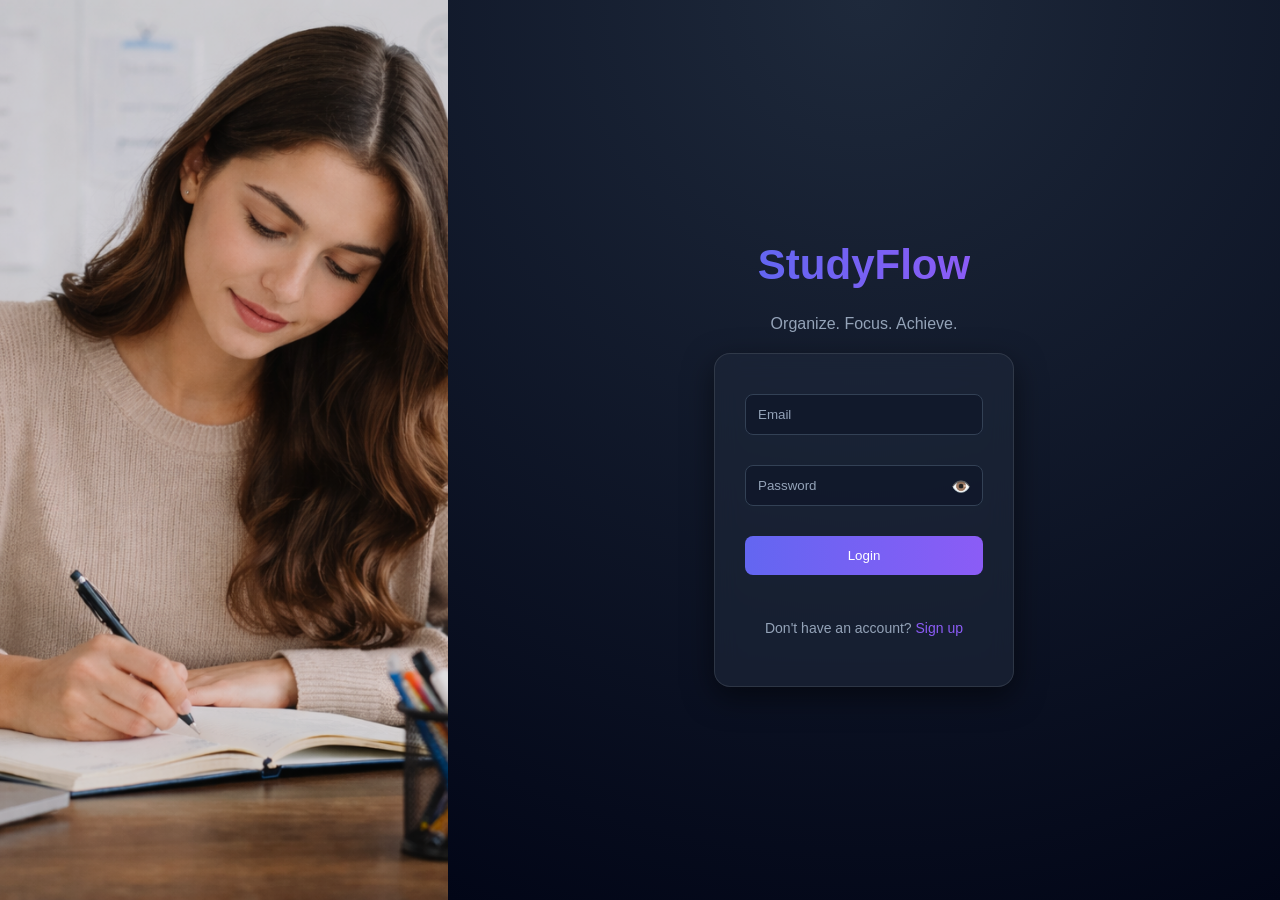
<file: index.html>
<!DOCTYPE html>
<html lang="en">
<head>
  <meta charset="UTF-8">
  <meta name="viewport" content="width=device-width, initial-scale=1.0">
  <title>StudyFlow</title>
  <link rel="stylesheet" href="style.css">
</head>

<body>

<!-- 🔐 LOGIN PAGE -->
<div id="loginPage" class="container">

  <div class="left">
    <img src="StudyFlow Project Img1.png" alt="student" />
  </div>

  <div class="right">
    <h1>StudyFlow</h1>
    <p>Organize. Focus. Achieve.</p>

    <form>
      <input type="email" placeholder="Email" required>

      <div class="password-box">
        <input type="password" id="loginPassword" placeholder="Password" required>
        <span class="eye" onclick="togglePassword('loginPassword', this)">👁️</span>
      </div>

      <button type="submit">Login</button>

      <p id="loginError" style="font-size:13px;"></p>

      <p class="auth-text">
        Don't have an account?
        <a href="#" onclick="showSignup()">Sign up</a>
      </p>
    </form>
  </div>
</div>


<!-- 📝 SIGNUP PAGE -->
<div id="signupPage" class="container" style="display:none;">

  <div class="left">
    <img src="StudyFlow Project Img1.png" alt="student" />
  </div>

  <div class="right">
    <h1>Sign Up</h1>
    <p>Create your StudyFlow account</p>

    <form>

      <input type="text" placeholder="First Name" required>
      <input type="text" placeholder="Middle Name (Optional)">
      <input type="text" placeholder="Last Name" required>

      <input type="email" placeholder="Email" required>

      <div class="password-box">
        <input type="password" id="signupPassword" placeholder="Password" required>
        <span class="eye" onclick="togglePassword('signupPassword', this)">👁️</span>
      </div>

      <div class="password-box">
        <input type="password" id="confirmPassword" placeholder="Confirm Password" required>
        <span class="eye" onclick="togglePassword('confirmPassword', this)">👁️</span>
      </div>

      <button type="submit">Sign Up</button>

      <p id="signupError" style="font-size:13px;"></p>

      <p class="auth-text">
        Already have an account?
        <a href="#" onclick="showLogin()">Login</a>
      </p>

    </form>
  </div>

</div>


<!-- ⚙️ JAVASCRIPT -->
<script>

/* PAGE SWITCH */
function showSignup() {
  document.getElementById("loginPage").style.display = "none";
  document.getElementById("signupPage").style.display = "flex";
}

function showLogin() {
  document.getElementById("signupPage").style.display = "none";
  document.getElementById("loginPage").style.display = "flex";
}

/* PASSWORD TOGGLE */
function togglePassword(id, icon) {
  const input = document.getElementById(id);

  if (input.type === "password") {
    input.type = "text";
    icon.textContent = "🙈";
  } else {
    input.type = "password";
    icon.textContent = "👁️";
  }
}

/* SIGNUP LOGIC */
document.querySelector("#signupPage form").addEventListener("submit", function(e) {
  e.preventDefault();

  const inputs = this.querySelectorAll("input");

  const firstName = inputs[0].value;
  const middleName = inputs[1].value;
  const lastName = inputs[2].value;
  const email = inputs[3].value;
  const password = document.getElementById("signupPassword").value;
  const confirmPassword = document.getElementById("confirmPassword").value;

  const error = document.getElementById("signupError");

  if (password !== confirmPassword) {
    error.style.color = "red";
    error.textContent = "Passwords do not match";
    return;
  }

  let users = JSON.parse(localStorage.getItem("users")) || [];

  const exists = users.find(u => u.email === email);

  if (exists) {
    error.style.color = "red";
    error.textContent = "Email already registered";
    return;
  }

 users.push({
  email,
  password,
  name: firstName + " " + (middleName || "") + " " + lastName
});

  localStorage.setItem("users", JSON.stringify(users));

  error.style.color = "green";
  error.textContent = "Signup successful!";

  this.reset();
});


/* LOGIN LOGIC */
document.querySelector("#loginPage form").addEventListener("submit", function(e) {
  e.preventDefault();

  const email = this.querySelector('input[type="email"]').value;
  const password = document.getElementById("loginPassword").value;

  const error = document.getElementById("loginError");

  let users = JSON.parse(localStorage.getItem("users")) || [];

  const user = users.find(u => u.email === email && u.password === password);

  if (!user) {
    error.style.color = "red";
    error.textContent = "Incorrect credentials";
    return;
  }

  // ✅ Store name (IMPORTANT FIX)
  localStorage.setItem("currentUser", user.name);

  error.style.color = "green";
  error.textContent = "Login successful!";

  // ✅ Redirect
  window.location.href = "dashboard.html";
});

</script>

</body>
</html>
</file>
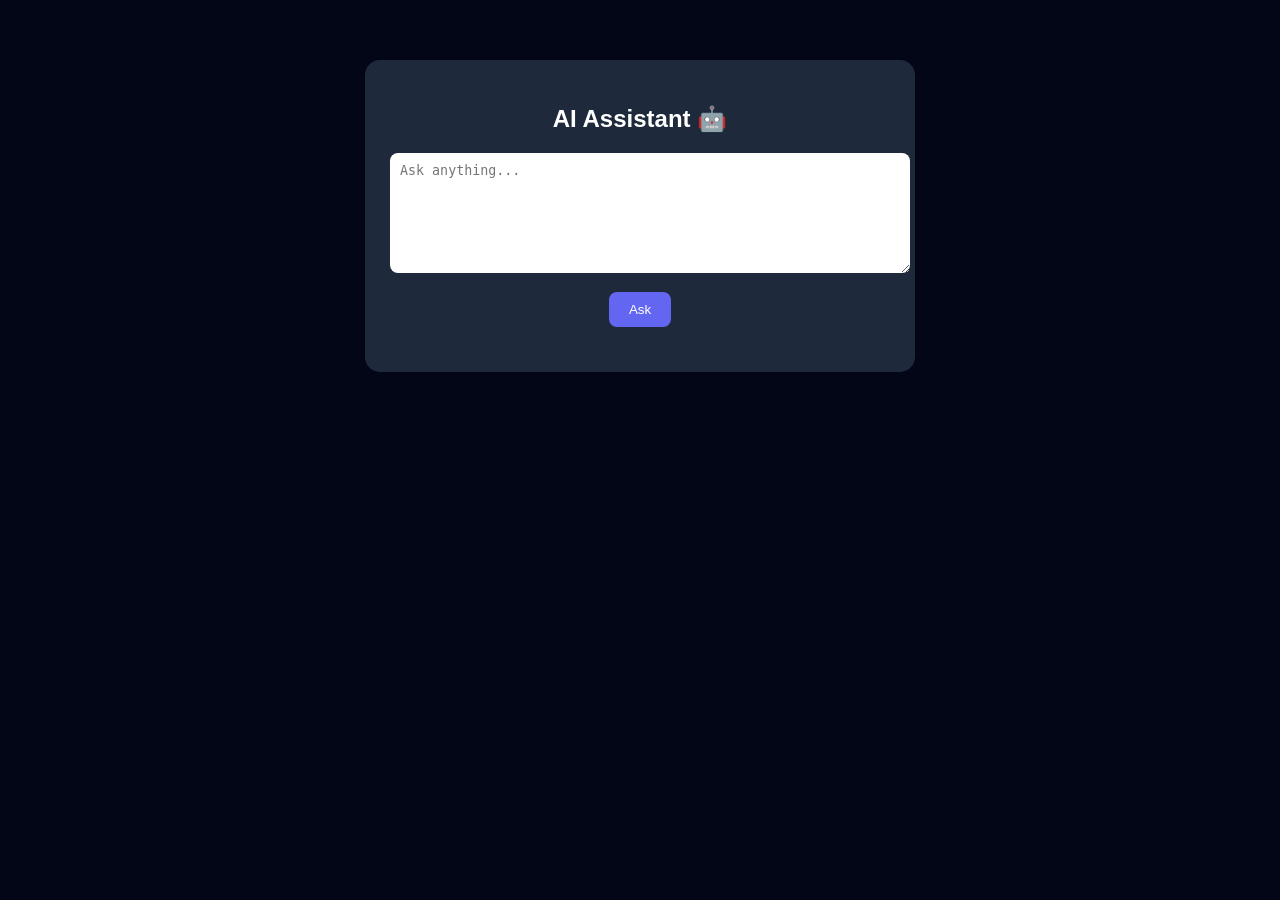
<file: ai.html>
<!DOCTYPE html>
<html>
<head>
<link rel="stylesheet" href="ai.css">
<title>AI Assistant</title>
</head>
<body>

<div class="ai-box">
  <h2>AI Assistant 🤖</h2>

  <textarea id="question" placeholder="Ask anything..."></textarea>

  <button onclick="getAnswer()">Ask</button>

  <div id="response"></div>
</div>

<script src="ai.js"></script>
</body>
</html>
</file>
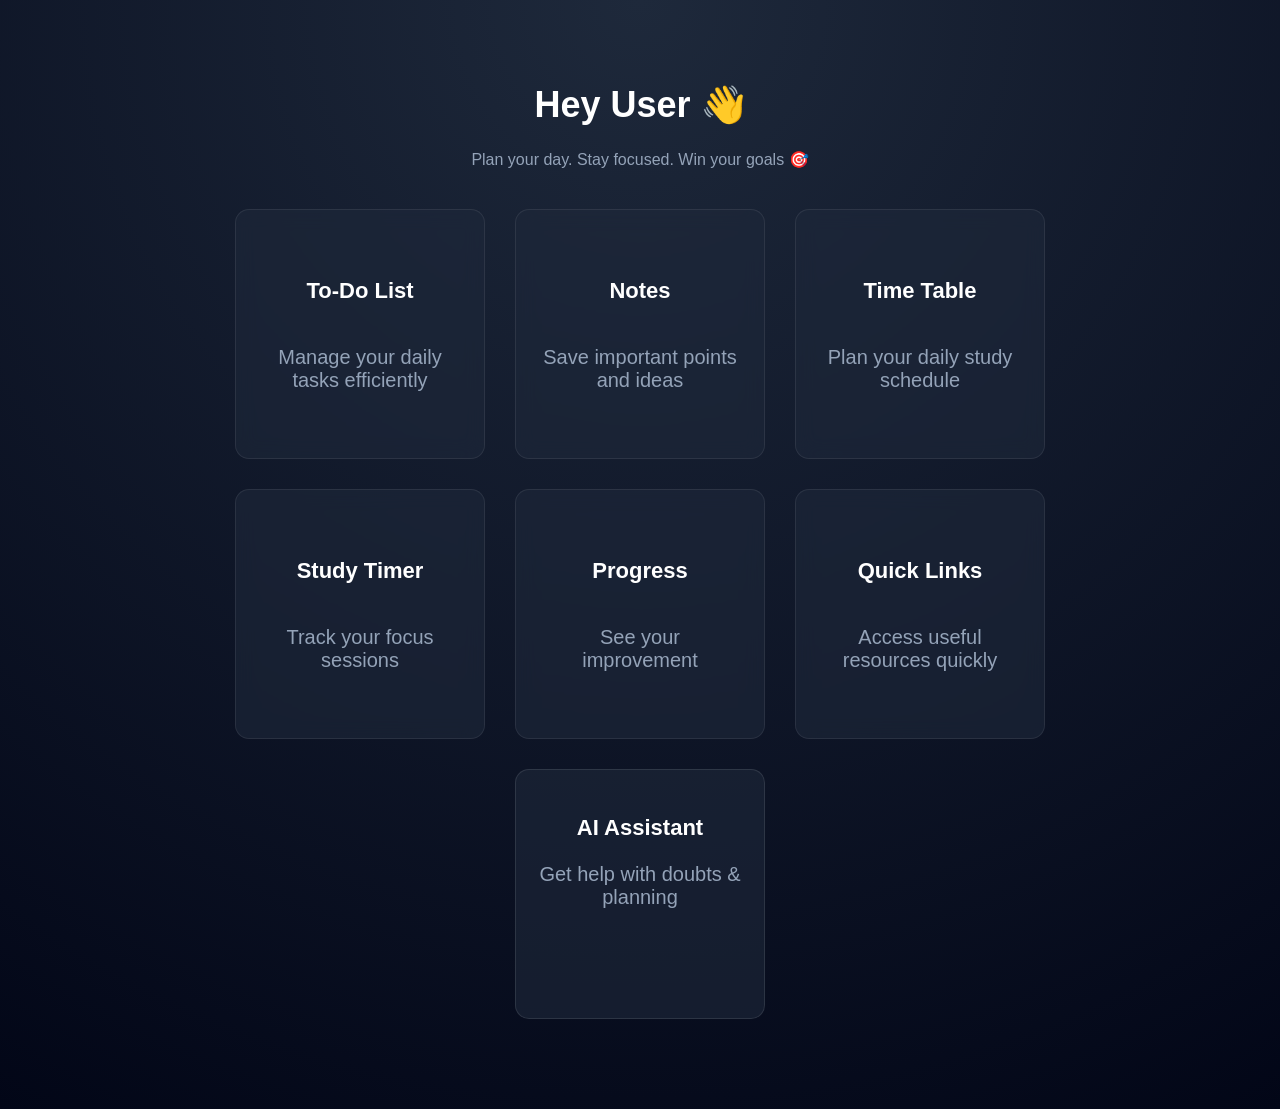
<file: dashboard.html>
<!DOCTYPE html>
<html lang="en">
<head>
  <meta charset="UTF-8">
  <title>StudyFlow Dashboard</title>
  <link rel="stylesheet" href="dashboard.css">
</head>
<body>

<div class="dashboard">

  <!-- 👋 Header -->
  <h1 id="welcomeText">Hey "firstName"+"middleName"+"lastName" 👋</h1>
  <p class="quote">Plan your day. Stay focused. Win your goals 🎯</p>

  <!-- 📦 GRID -->
  <div class="grid">

   <div class="card" onclick="openTodo()">
       <h3>To-Do List</h3>
      <p>Manage your daily tasks efficiently</p>
   </div>
 <div class="card" onclick="openNotes()">
     <h3>Notes</h3>
      <p>Save important points and ideas</p>
 </div>
    <div class="card" onclick="openTimeTable()">
    <h3>Time Table</h3>
    <p>Plan your daily study schedule</p>
</div>

   <div class="card" onclick="openTimer()">
  <h3>Study Timer</h3>
  <p>Track your focus sessions</p>
</div>
   <div class="card" onclick="openProgress()">
  <h3>Progress</h3>
  <p>See your improvement</p>
</div>
    <div class="card" onclick="openLinks()">
  <h3>Quick Links</h3>
  <p>Access useful resources quickly</p>
</div>

  </div>

  <!-- 🤖 AI SECTION -->
  <div class="ai-section" onclick="openAI()">
  <h3 class="ai-title">AI Assistant</h3>
  <p>Get help with doubts & planning</p>
  </div>

</div>
<script>
const user = localStorage.getItem("currentUser");

if (user && user !== "undefined" && user.trim() !== "") {
  document.getElementById("welcomeText").textContent =
    "Hey " + user + " 👋";
} else {
  document.getElementById("welcomeText").textContent =
    "Hey User 👋";
}
function openTodo() {
  window.location.href = "todo.html";}
  function openNotes() {
  window.location.href = "notes.html";}
  function openTimeTable() {
  window.location.href = "subjects.html";}
function openTimer() {
  window.location.href = "timer.html";}
  function openProgress() {
  window.location.href = "progress.html";}
  function openLinks() {
  window.location.href = "quicklinks.html";}
  function openAI() {
  window.location.href = "ai.html";}
</script>

</body>
</html>
</file>
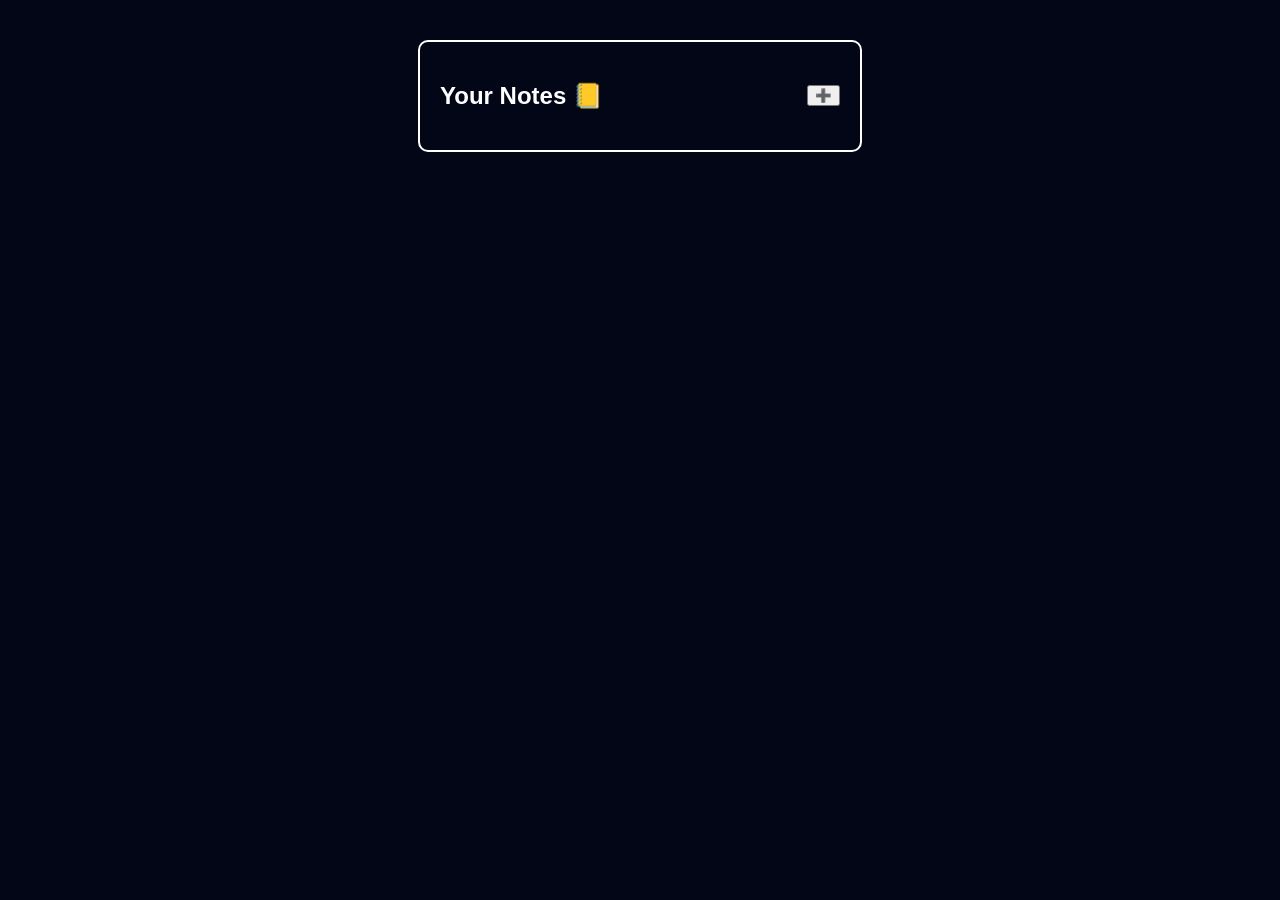
<file: notes.html>
<!DOCTYPE html>
<html>
<head>
  <title>Notes</title>
  <link rel="stylesheet" href="notes.css">
</head>
<body>

<div class="notes-container">

  <div class="top">
    <h2>Your Notes 📒</h2>
    <button onclick="showForm()">➕</button>
  </div>

  <div id="notesList"></div>

</div>

<!-- FORM -->
<div id="formBox" class="form-box" style="display:none;">
  <input type="text" id="noteTitle" placeholder="Title">
  <textarea id="noteText" placeholder="Write your note..."></textarea>

  <div class="buttons">
    <button onclick="hideForm()">Back</button>
    <button onclick="addNote()">Save</button>
  </div>
</div>

<script src="notes.js"></script>

</body>
</html>
</file>
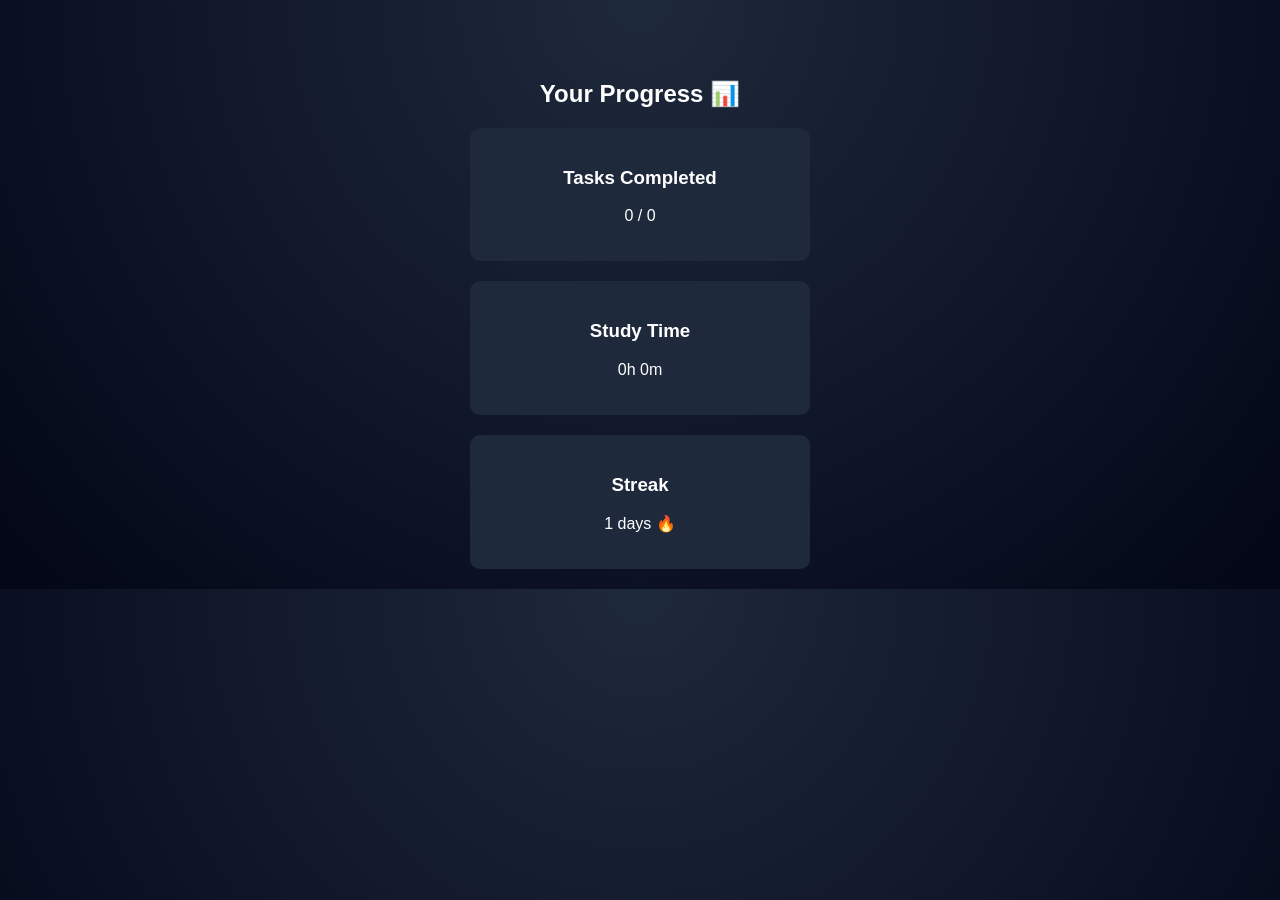
<file: progress.html>
<!DOCTYPE html>
<html>
<head>
  <title>Progress</title>
  <link rel="stylesheet" href="progress.css">
</head>
<body>

<div class="progress-container">

  <h2>Your Progress 📊</h2>

  <div class="box">
    <h3>Tasks Completed</h3>
    <p id="tasks"></p>
  </div>

  <div class="box">
    <h3>Study Time</h3>
    <p id="timeSpent">Coming soon ⏱</p>
  </div>

  <div class="box">
    <h3>Streak</h3>
    <p id="streak">Coming soon 🔥</p>
  </div>

</div>

<script src="progress.js"></script>

</body>
</html>
</file>
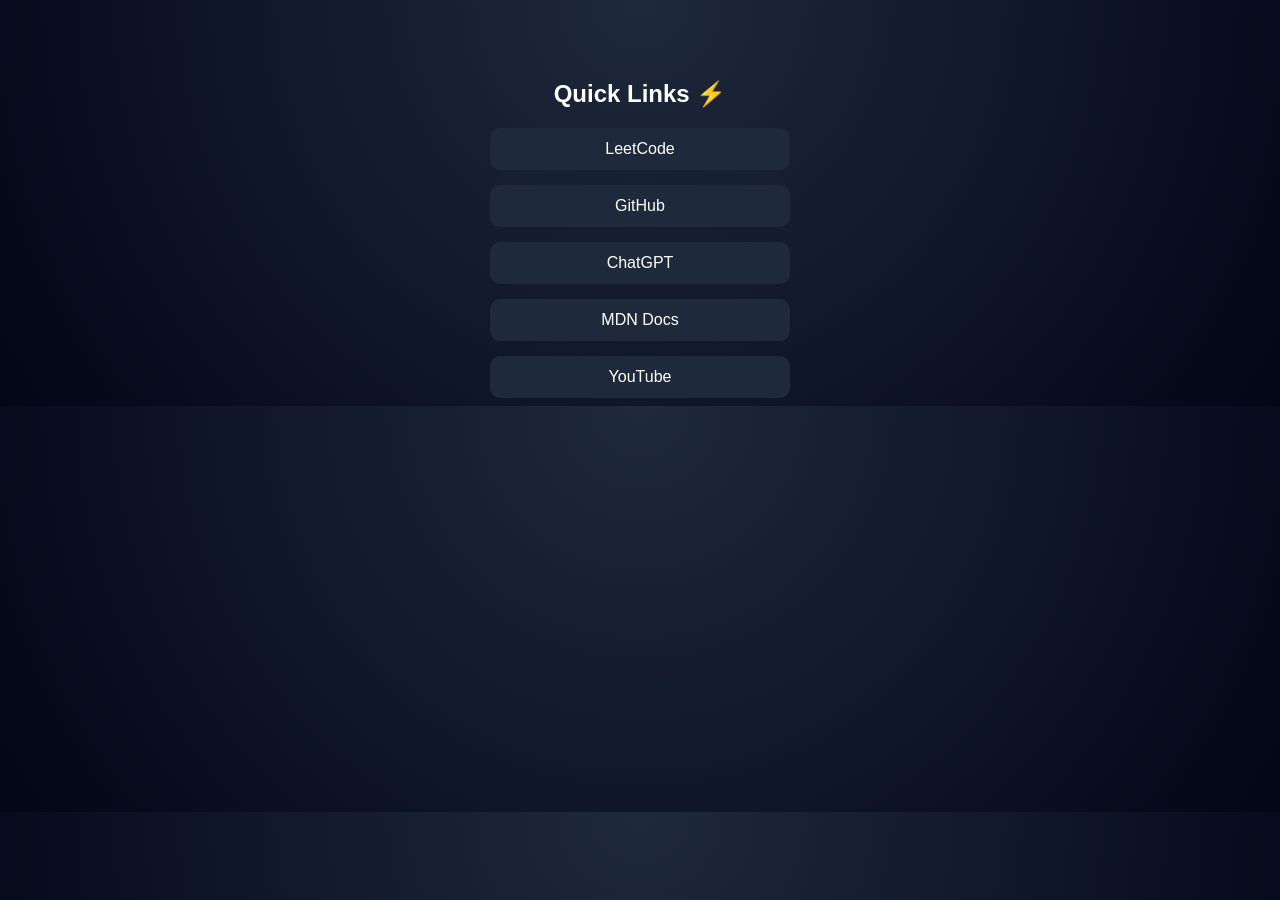
<file: QuickLinks.html>
<!DOCTYPE html>
<html lang="en">
<head>
    <meta charset="UTF-8">
    <meta name="viewport" content="width=device-width, initial-scale=1.0">
    <title>QuickLinks Section</title>
    <link rel="stylesheet" href="QuickLinks.css">
</head>
<body>
    <div class="links-container">

  <h2>Quick Links ⚡</h2>

  <div class="links">

    <a href="https://leetcode.com" target="_blank" class="link">LeetCode</a>

    <a href="https://github.com" target="_blank" class="link">GitHub</a>

    <a href="https://chat.openai.com" target="_blank" class="link">ChatGPT</a>

    <a href="https://developer.mozilla.org" target="_blank" class="link">MDN Docs</a>

    <a href="https://youtube.com" target="_blank" class="link">YouTube</a>

  </div>

</div>
</body>
</html>
</file>
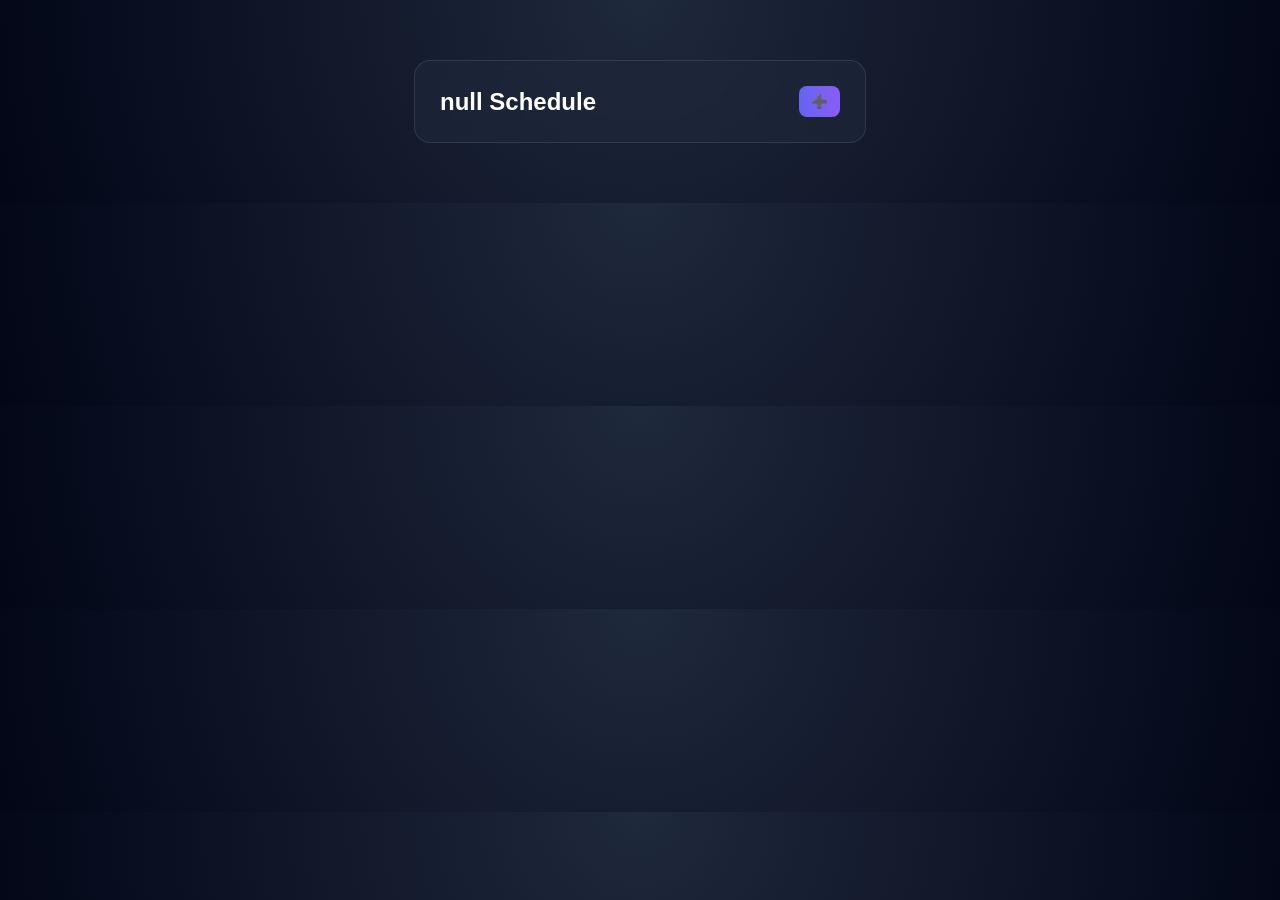
<file: schedule.html>
<!DOCTYPE html>
<html lang="en">
<head>
    <meta charset="UTF-8">
    <meta name="viewport" content="width=device-width, initial-scale=1.0">
    <title>SubjectWise Board</title>
    <link rel="stylesheet" href="schedule.css">
</head>
<body>
    <div class="schedule-container">

<div class="top">
  <h2 id="title"></h2>
  <button class="add-btn" onclick="showForm()">➕</button>
</div>

  <div id="scheduleList"></div>

</div>

<!-- FORM -->
<div id="formBox" style="display:none;">
  <input type="text" id="time" placeholder="Time">
  <input type="text" id="topic" placeholder="Topic">

  <button onclick="addSchedule()">Enter</button>
  <button onclick="hideForm()">Back</button>
</div>

<script src="schedule.js"></script>
</body>
</html>
</file>
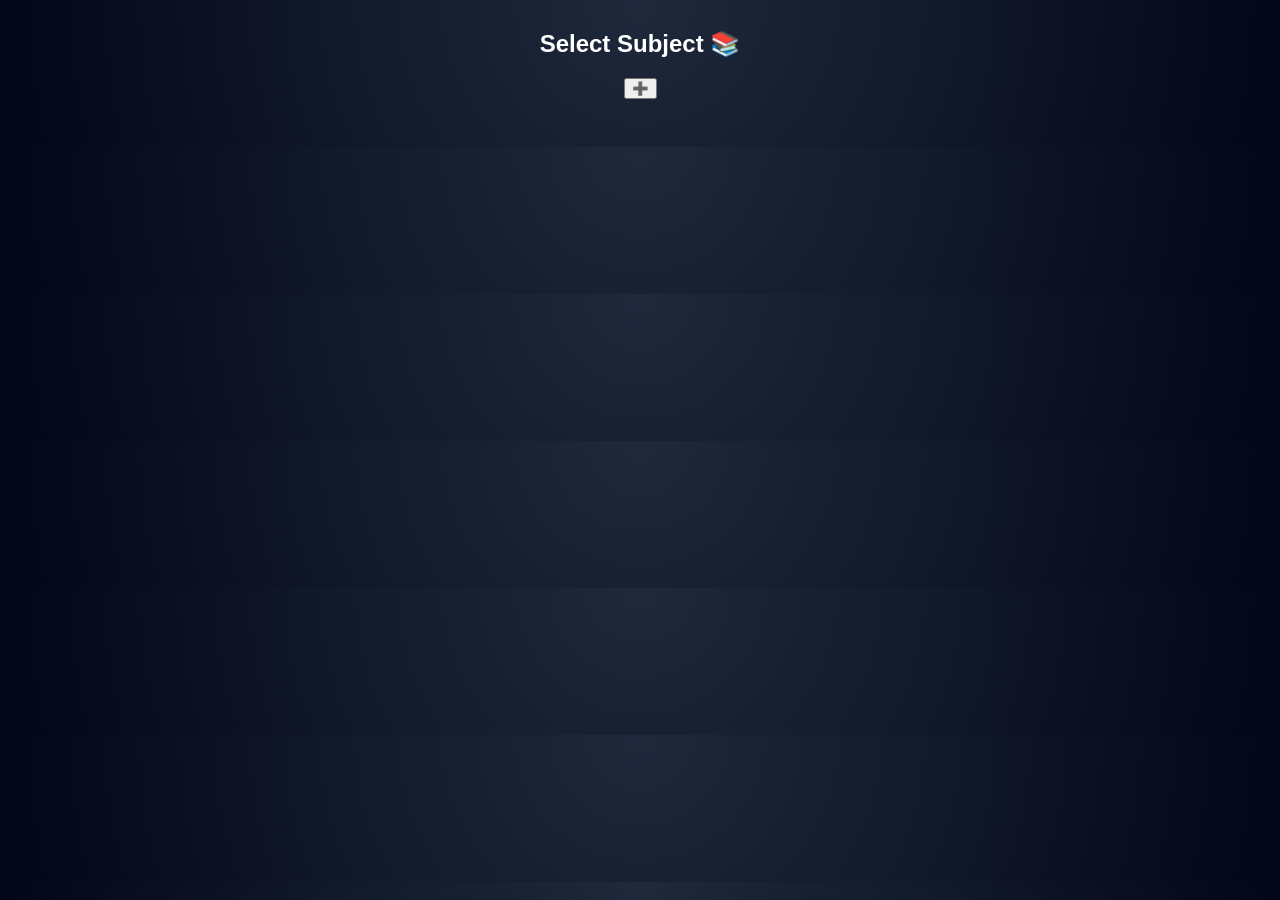
<file: subjects.html>
<!DOCTYPE html>
<html lang="en">
<head>
    <meta charset="UTF-8">
    <meta name="viewport" content="width=device-width, initial-scale=1.0">
    <title>TimeTable</title>
    <link rel="stylesheet" href="subjects.css">
</head>
<body>
  <div class="subjects-container">

  <div class="top">
    <h2>Select Subject 📚</h2>
    <button onclick="showForm()">➕</button>
  </div>

  <div id="subjectsList" class="subjects"></div>

</div>

<!-- FORM -->
<div id="formBox" style="display:none;">
  <input type="text" id="subjectInput" placeholder="Enter subject">
  <button onclick="addSubject()">Add</button>
  <button onclick="hideForm()">Back</button>
</div>
<script>
function showForm() {
  document.getElementById("formBox").style.display = "block";
}

function hideForm() {
  document.getElementById("formBox").style.display = "none";
}

function addSubject() {
  const name = document.getElementById("subjectInput").value;

  if (!name.trim()) return;

  let subjects = JSON.parse(localStorage.getItem("subjects")) || [];

  subjects.push(name);

  localStorage.setItem("subjects", JSON.stringify(subjects));

  displaySubjects();

  hideForm();
}

function displaySubjects() {
  const list = document.getElementById("subjectsList");
  list.innerHTML = "";

  let subjects = JSON.parse(localStorage.getItem("subjects")) || [];

  subjects.forEach((sub) => {
    const div = document.createElement("div");
    div.className = "subject";
    div.textContent = sub;

    div.onclick = () => {
      localStorage.setItem("selectedSubject", sub);
      window.location.href = "schedule.html";
    };

    list.appendChild(div);
  });
}

window.onload = displaySubjects;
</script>
</body>
</html>
</file>
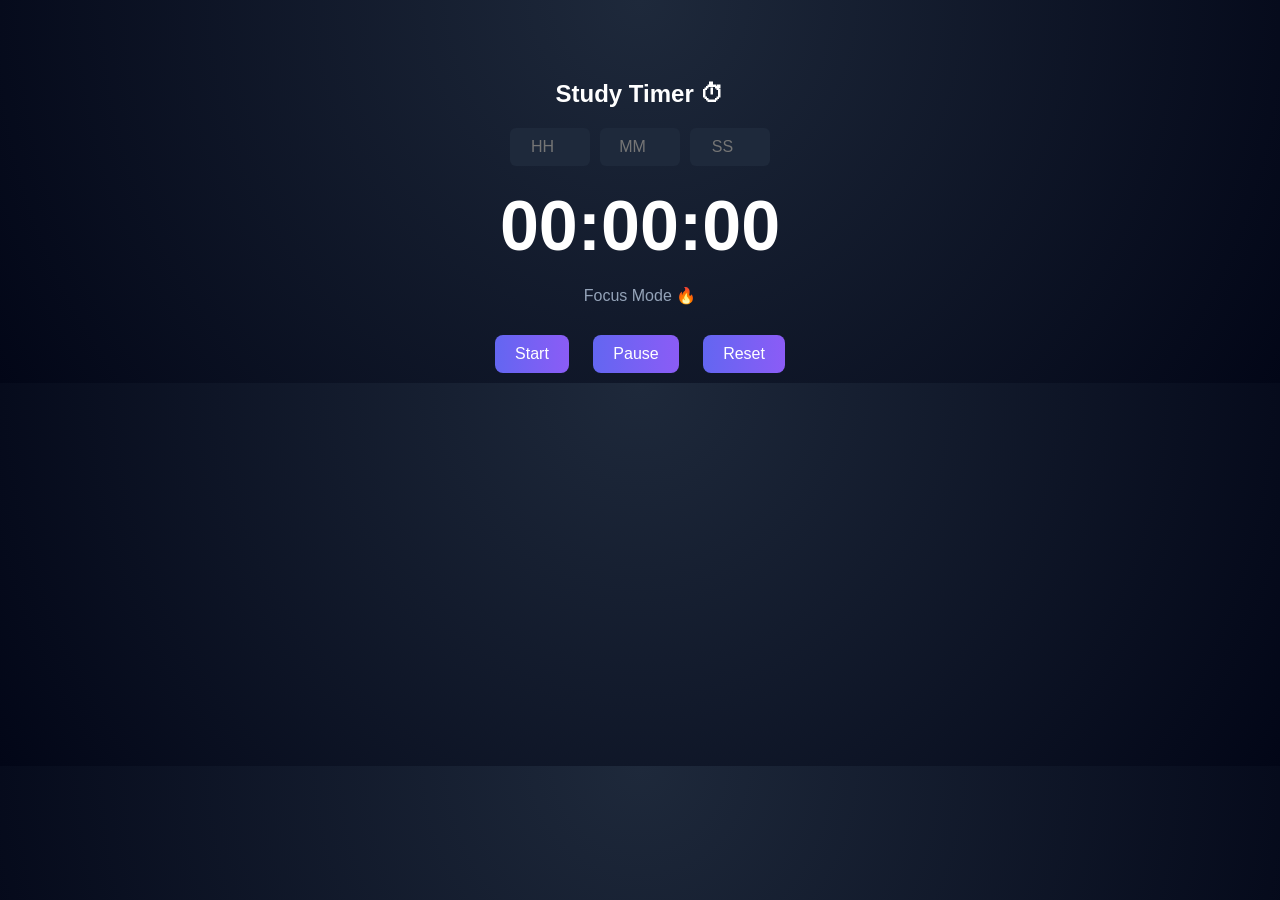
<file: timer.html>
<!DOCTYPE html>
<html lang="en">
<head>
  <meta charset="UTF-8">
  <title>Study Timer</title>
  <link rel="stylesheet" href="timer.css">
</head>
<body>

<div class="timer-container">

  <h2>Study Timer ⏱</h2>

  <!-- 🔥 INPUT -->
  <div class="input-box">
    <input type="number" id="hours" placeholder="HH" min="0">
    <input type="number" id="minutes" placeholder="MM" min="0">
    <input type="number" id="seconds" placeholder="SS" min="0">
  </div>

  <!-- ⏱ DISPLAY -->
  <div id="time">00:00:00</div>

  <p id="mode">Focus Mode 🔥</p>

  <!-- BUTTONS -->
  <div class="buttons">
    <button onclick="startTimer()">Start</button>
    <button onclick="pauseTimer()">Pause</button>
    <button onclick="resetTimer()">Reset</button>
  </div>

</div>

<script src="timer.js"></script>
<audio id="alarmSound" src="alarm.mp3.wav"></audio>

</body>
</html>
</file>
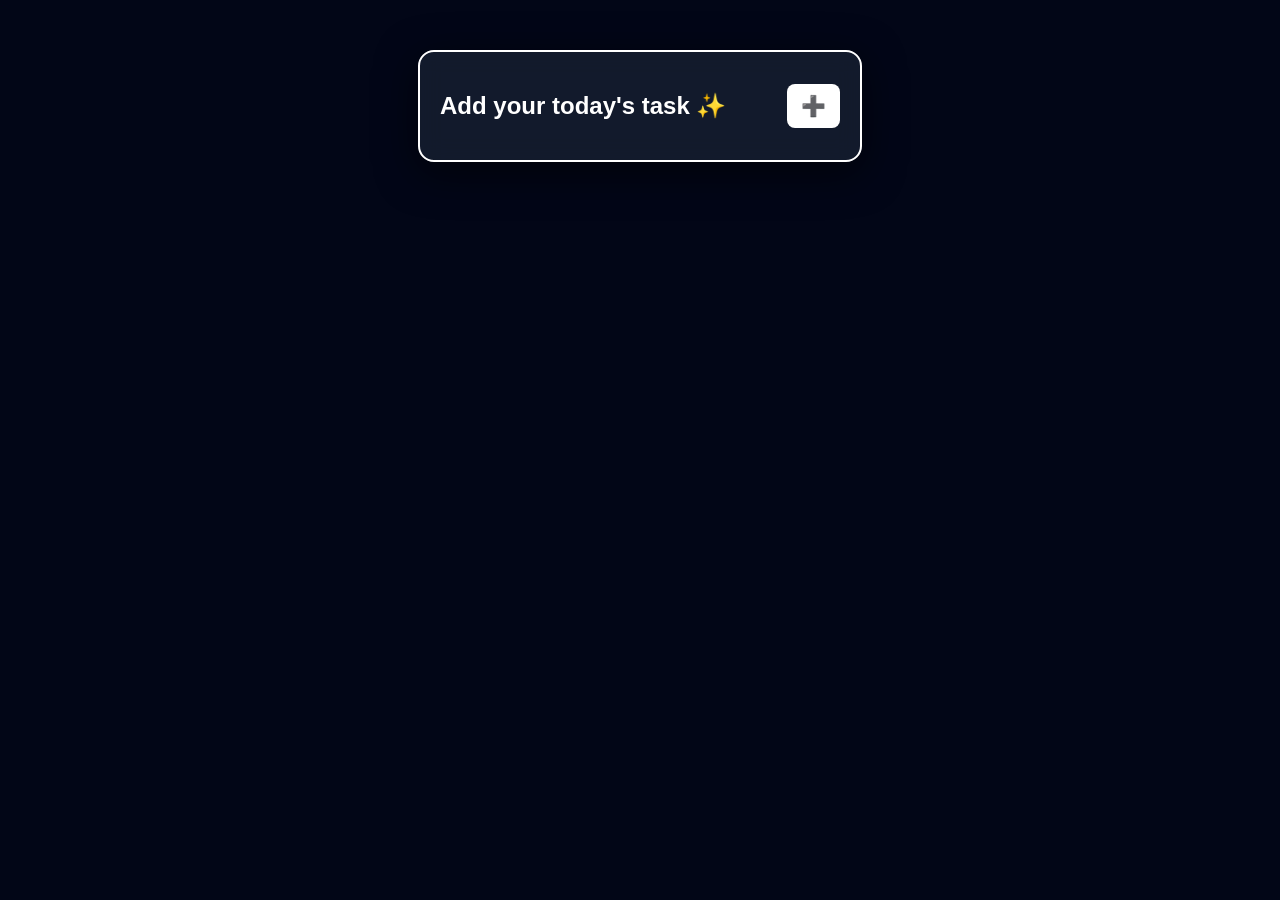
<file: todo.html>
<!DOCTYPE html>
<html lang="en">
<head>
  <meta charset="UTF-8">
  <title>To-Do List</title>
  <link rel="stylesheet" href="todo.css">
</head>
<body>

<div class="todo-container">

  <!-- Header -->
  <div class="top">
    <h2>Add your today's task ✨</h2>
    <button onclick="showForm()">➕</button>
  </div>

  <!-- Task List -->
  <div id="taskList"></div>

</div>

<!-- FORM POPUP -->
<div id="formBox" class="form-box" style="display:none;">
  
  <input type="text" id="taskName" placeholder="Task Name">
  <input type="text" id="taskNote" placeholder="Short Note">

  <div class="buttons">
    <button onclick="hideForm()">Back</button>
    <button onclick="addTask()">Enter</button>
  </div>

</div>

<script src="todo.js"></script>

</body>
</html>
</file>
<file: style.css>
/* RESET (IMPORTANT) */
* {
  box-sizing: border-box;
}

body {
  margin: 0;
  font-family: 'Segoe UI', sans-serif;
}

/* CONTAINER */
.container {
  display: flex;
  height: 100vh;
  width: 100%;
}

/* LEFT IMAGE */
.left {
  width: 35%;
}

.left img {
  width: 100%;
  height: 100vh;
  object-fit: cover;
  display: block;
  filter: brightness(0.9);
}

/* RIGHT SIDE */
.right {
  width: 65%;
  display: flex;
  flex-direction: column;
  justify-content: center;
  align-items: center;
  background: radial-gradient(circle at top, #1e293b, #020617);
  text-align: center;
}

/* TITLE */
h1 {
  font-size: 42px;
  margin-bottom: 10px;
  background: linear-gradient(90deg, #6366f1, #8b5cf6);
  -webkit-background-clip: text;
  -webkit-text-fill-color: transparent;
}

/* TAGLINE */
p {
  color: #94a3b8;
  margin-bottom: 20px;
}

/* FORM */
form {
  width: 300px;
  display: flex;
  flex-direction: column;
  align-items: center;
  background: rgba(30, 41, 59, 0.6);
  backdrop-filter: blur(12px);
  padding: 30px;
  border-radius: 16px;
  box-shadow: 0 10px 30px rgba(0,0,0,0.5);
  border: 1px solid rgba(255,255,255,0.1);
}

/* INPUTS */
input {
  width: 100%;
  margin: 10px 0;
  padding: 12px;
  border: 1px solid #334155;
  border-radius: 8px;
  background: rgba(15, 23, 42, 0.8);
  color: #f1f5f9;
  outline: none;
  transition: 0.3s;
}

/* PLACEHOLDER */
input::placeholder {
  color: #94a3b8;
}

/* INPUT FOCUS */
input:focus {
  border-color: #6366f1;
  box-shadow: 0 0 10px #6366f1;
}

/* PASSWORD BOX */
.password-box {
  position: relative;
  width: 100%;
  margin: 10px 0;
}

/* PASSWORD INPUT */
.password-box input {
  width: 100%;
  padding: 12px;
  padding-right: 45px; /* space for eye */
}

/* EYE ICON */
.eye {
  position: absolute;
  right: 12px;
  top: 50%;
  transform: translateY(-50%);
  cursor: pointer;
  font-size: 16px;
  color: #94a3b8;
  z-index: 2;
}

/* BUTTON */
button {
  width: 100%;
  padding: 12px;
  margin-top: 10px;
  background: linear-gradient(90deg, #6366f1, #8b5cf6);
  color: white;
  border: none;
  border-radius: 8px;
  cursor: pointer;
  transition: 0.3s;
}

/* BUTTON HOVER */
button:hover {
  transform: scale(1.05);
  box-shadow: 0 0 15px #6366f1;
}

/* AUTH TEXT */
.auth-text {
  margin-top: 15px;
  color: #94a3b8;
  font-size: 14px;
}

.auth-text a {
  color: #8b5cf6;
  text-decoration: none;
  font-weight: 500;
}

.auth-text a:hover {
  text-decoration: underline;
}

/* ERROR TEXT */
#loginError,
#signupError {
  margin-top: 10px;
  font-size: 13px;
}
</file>
<file: ai.css>
body{
background:#020617;
color:white;
font-family:sans-serif;
text-align:center;
}

.ai-box{
width:500px;
margin:60px auto;
background:#1e293b;
padding:25px;
border-radius:15px;
}

textarea{
width:100%;
height:100px;
padding:10px;
border:none;
border-radius:8px;
}

button{
margin-top:15px;
padding:10px 20px;
background:#6366f1;
color:white;
border:none;
border-radius:8px;
cursor:pointer;
}

#response{
margin-top:20px;
text-align:left;
}
.ai-section {
  cursor: pointer;
}
.ai-section:hover{
 transform: scale(1.03);
 transition: 0.3s;
}
</file>
<file: dashboard.css>
/* RESET */
* {
  box-sizing: border-box;
}

body {
  margin: 0;
  font-family: 'Segoe UI', sans-serif;
  background: radial-gradient(circle at top, #1e293b, #020617);
  color: white;
}

/* MAIN */
.dashboard {
  padding: 40px;
  text-align: center;
}

/* HEADER */
h1 {
  font-size: 36px;
}

.quote {
  color: #94a3b8;
  margin-bottom: 30px;
}

/* GRID */
.grid {
  display: grid;
  /*grid-template-columns: repeat(3, 1fr);*/
  gap: 30px;   /* 👈 more gap between boxes */
  margin-top: 40px;
  display: grid;
  grid-template-columns: repeat(3, 250px);  /* 👈 FIX SIZE */
  justify-content: center; /* center align */
}

/* CARDS */
.card {
  aspect-ratio: 1 / 1; 
  padding: 25px;   /* 👈 slightly smaller */
  border-radius: 14px;
  background: rgba(30, 41, 59, 0.6);
  backdrop-filter: blur(10px);
  border: 1px solid rgba(255,255,255,0.1);
  transition: 0.3s;
  display: flex;
  flex-direction: column;
  justify-content: center;
  align-items: center;
   text-align: center;    
}

/* HOVER GLOW 🔥 */
.card:hover {
  transform: translateY(-6px);
  box-shadow: 0 0 20px #6366f1;
}
/* AI SECTION CENTER */
.ai-section {
  width: 250px;              /* 👈 same as grid */
  aspect-ratio: 1 / 1;       /* 👈 square */
  margin: 30px auto;         /* 👈 center */
  padding-top: 2%;
  justify-content: center;
  align-items: center;
  text-align: center;

  background: rgba(30, 41, 59, 0.6);
  border-radius: 14px;
  border: 1px solid rgba(255,255,255,0.1);
  transition: 0.3s;
  
}

/* same hover */
.ai-section:hover {
  transform: translateY(-6px);
  box-shadow: 0 0 20px #6366f1;
}
.dashboard {
  padding: 60px 80px;   /* 👈 more breathing space */
}
.card {
  border: 1px solid rgba(255,255,255,0.08);
}
.card h3 {
  font-size: 22px;
  font-weight: 600;
}
.card p {
  font-size: 20px;
  color: #94a3b8;
}
.ai-section p{
  font-size: 20px;
  color: #94a3b8;
}
.ai-section h3{
  font-size: 22px;
  font-weight: 600;
}
</file>
<file: notes.css>
body {
  background: #020617;
  color: white;
  font-family: sans-serif;
}

.notes-container {
  width: 400px;
  margin: 40px auto;
  padding: 20px;
  border: 2px solid white;
  border-radius: 10px;
}

.top {
  display: flex;
  justify-content: space-between;
  align-items: center;
}

.note {
  background: #1e293b;
  padding: 10px;
  margin-top: 10px;
  border-radius: 6px;
  display: flex;
  justify-content: space-between;
  align-items: center;
}

.note h4 {
  margin: 0;
  cursor: pointer;
  flex: 1;
}

.note p {
  color: #94a3b8;
}

/* form */
.form-box {
  position: fixed;
  top: 30%;
  left: 50%;
  transform: translate(-50%, -50%);
  background: #1e293b;
  padding: 20px;
  border-radius: 10px;
}

textarea {
  width: 100%;
  height: 80px;
  margin-top: 10px;
}
.note h4:hover {
  color: #6366f1;
}
.full-note {
  padding: 20px;
  background: #1e293b;
  border-radius: 10px;
}

.full-note button {
  margin-top: 20px;
}
.note span {
  cursor: pointer;
  transition: 0.2s;
  margin-left: 10px;
}

.note span:hover {
  color: red;        /* 🔥 makes it red */
  transform: scale(1.2);
}
.full-note {
  background: #1e293b;
  padding: 20px;
  border-radius: 10px;
  text-align: center;
}

.full-note button {
  margin: 10px 5px;
  padding: 8px 14px;
  border: none;
  border-radius: 6px;
  cursor: pointer;
  background: #6366f1;   /* 🔥 visible color */
  color: white;
}

.full-note button:hover {
  background: #4f46e5;
}
.full-note button:first-child {
  background: #10b981;  /* edit button green */
}

.full-note button:last-child {
  background: #334155;  /* back button dark */
}
.full-note {
  width: 100%;
  max-width: 350px;
  margin: auto;
  background: #1e293b;
  padding: 20px;
  border-radius: 10px;
  text-align: center;
}

.full-note p {
  margin-top: 10px;
  color: #cbd5f5;
}

/* buttons container */
.btns {
  margin-top: 20px;
}

/* edit button */
.edit-btn {
  background: #10b981;
  color: white;
  padding: 8px 14px;
  border: none;
  border-radius: 6px;
  margin-right: 10px;
  cursor: pointer;
}

/* back button */
.back-btn {
  background: #334155;
  color: white;
  padding: 8px 14px;
  border: none;
  border-radius: 6px;
  cursor: pointer;
}

.edit-btn:hover {
  background: #059669;
}

.back-btn:hover {
  background: #1e293b;
}
</file>
<file: progress.css>
body {
  background: radial-gradient(circle at top, #1e293b, #020617);
  color: white;
  font-family: sans-serif;
  text-align: center;
}

.progress-container {
  margin-top: 80px;
}

.box {
  background: #1e293b;
  margin: 20px auto;
  padding: 20px;
  width: 300px;
  border-radius: 10px;
}
</file>
<file: QuickLinks.css>
body {
  background: radial-gradient(circle at top, #1e293b, #020617);
  color: white;
  font-family: sans-serif;
  text-align: center;
}

.links-container {
  margin-top: 80px;
}

.links {
  display: flex;
  flex-direction: column;
  gap: 15px;
  width: 300px;
  margin: auto;
}

.link {
  background: #1e293b;
  padding: 12px;
  border-radius: 10px;
  text-decoration: none;
  color: white;
  transition: 0.3s;
}

.link:hover {
  background: #6366f1;
  transform: scale(1.05);
}
</file>
<file: schedule.css>
body {
  background: radial-gradient(circle at top, #1e293b, #020617);
  color: white;
  font-family: 'Segoe UI', sans-serif;
  margin: 0;
}

/* container */
.schedule-container {
  width: 400px;
  margin: 60px auto;
  background: rgba(30, 41, 59, 0.6);
  padding: 25px;
  border-radius: 16px;
  backdrop-filter: blur(10px);
  border: 1px solid rgba(255,255,255,0.1);
}

/* header */
.top {
  display: flex;
  justify-content: space-between;
  align-items: center;
}

h2 {
  margin: 0;
}

/* plus button */
button {
  background: linear-gradient(90deg, #6366f1, #8b5cf6);
  border: none;
  padding: 8px 12px;
  border-radius: 8px;
  cursor: pointer;
  color: white;
  transition: 0.3s;
}

button:hover {
  transform: scale(1.05);
}

/* schedule items */
.item {
  background: #1e293b;
  padding: 12px;
  margin-top: 12px;
  border-radius: 10px;
  display: flex;
  justify-content: space-between;
  align-items: center;
}

/* LEFT SIDE (time + topic) */
.item-left {
  display: flex;
  gap: 15px;
  align-items: center;
}

.time {
  font-weight: bold;
}

.topic {
  color: #cbd5f5;
}

/* RIGHT SIDE (icons) */
.item-right {
  display: flex;
  gap: 12px;
}

/* ICON STYLE */
.item-right span {
  cursor: pointer;
  transition: 0.2s;
  font-size: 16px;
}

/* EDIT HOVER */
.item-right span:first-child:hover {
  color: #10b981;
  transform: scale(1.2);
}

/* DELETE HOVER */
.item-right span:last-child:hover {
  color: red;
  transform: scale(1.2);
}

/* form popup */
#formBox {
  position: fixed;
  top: 50%;
  left: 50%;
  transform: translate(-50%, -50%);
  background: #1e293b;
  padding: 20px;
  border-radius: 10px;
  width: 250px;
}

/* inputs */
input {
  width: 100%;
  margin-top: 10px;
  padding: 8px;
  border-radius: 6px;
  border: none;
  outline: none;
}

/* form buttons */
#formBox button {
  margin-top: 10px;
  width: 100%;
}
</file>
<file: subjects.css>
body {
  background: radial-gradient(circle at top, #1e293b, #020617);
  color: white;
  font-family: 'Segoe UI', sans-serif;
  text-align: center;
}

h2 {
  margin-top: 30px;
}

.subjects {
  display: grid;
  grid-template-columns: repeat(2, 180px);
  gap: 20px;
  justify-content: center;
  margin-top: 40px;
}

.subject {
  background: #1e293b;
  padding: 30px;
  border-radius: 12px;
  cursor: pointer;
  transition: 0.3s;
  border: 1px solid rgba(255,255,255,0.1);
}

.subject:hover {
  background: #6366f1;
  transform: scale(1.05);
  box-shadow: 0 0 15px #6366f1;
}
</file>
<file: timer.css>
body {
  background: radial-gradient(circle at top, #1e293b, #020617);
  color: white;
  font-family: 'Segoe UI', sans-serif;
  text-align: center;
  margin: 0;
}

.timer-container {
  margin-top: 80px;
}

/* INPUT BOX */
.input-box {
  display: flex;
  justify-content: center;
  gap: 10px;
  margin-bottom: 20px;
}

.input-box input {
  width: 60px;
  padding: 10px;
  border-radius: 6px;
  border: none;
  text-align: center;
  background: #1e293b;
  color: white;
  font-size: 16px;
}

/* TIMER DISPLAY */
#time {
  font-size: 70px;
  margin: 20px 0;
  font-weight: bold;
}

/* MODE TEXT */
#mode {
  color: #94a3b8;
  margin-bottom: 20px;
}

/* BUTTONS */
.buttons button {
  margin: 10px;
  padding: 10px 20px;
  border-radius: 8px;
  border: none;
  cursor: pointer;
  background: linear-gradient(90deg, #6366f1, #8b5cf6);
  color: white;
  font-size: 16px;
  transition: 0.3s;
}

.buttons button:hover {
  transform: scale(1.05);
}
</file>
<file: todo.css>
body {
  background: #020617;
  color: white;
  font-family: sans-serif;
}

.todo-container {
  width: 400px;
  margin: 50px auto;
  border: 2px solid white;
  padding: 20px;
  border-radius: 10px;
  background: rgba(30, 41, 59, 0.6);
  backdrop-filter: blur(12px);
  border-radius: 16px;
  box-shadow: 0 10px 40px rgba(0,0,0,0.6);
}

/* top section */
.top {
  display: flex;
  justify-content: space-between;
  align-items: center;
}

.top button {
  font-size: 20px;
  cursor: pointer;
}

/* task box */
.task {
  display: flex;
  align-items: center;
  margin-top: 15px;
  background: #1e293b;
  padding: 10px;
  border-radius: 6px;
  background: rgba(30, 41, 59, 0.8);
  border-radius: 10px;
  padding: 12px;
  margin-top: 12px;
  transition: 0.3s;
  animation: fadeIn 0.3s ease;
}

.task input {
  margin-right: 10px;
}

.task small {
  display: block;
  color: #94a3b8;
}

/* form popup */
.form-box {
  position: fixed;
  top: 30%;
  left: 50%;
  transform: translate(-50%, -50%);
   background: linear-gradient(90deg, #6366f1, #8b5cf6);
  padding: 20px;
  border-radius: 10px;
}

.buttons {
  margin-top: 10px;
  display: flex;
  justify-content: space-between;
}
.task input:checked + div b {
  text-decoration: line-through;
  color: #64748b;
}
.top button {
 
   background: white;   /* 👈 clean contrast */
  color: black;        /* 👈 + black */
  padding: 10px 14px;
  border-radius: 8px;
  border: none;
}

.top button:hover {
  transform: scale(1.1);
  box-shadow: 0 0 15px #6366f1;
}
@keyframes fadeIn {
  from { opacity: 0; transform: translateY(10px); }
  to { opacity: 1; transform: translateY(0); }
}
.task {
  display: flex;
  align-items: center;
  justify-content: space-between;
}

.task-content {
  flex: 1;
  margin-left: 10px;
}

.delete {
  cursor: pointer;
  font-size: 18px;
  margin-left: 10px;
}

.delete:hover {
  color: red;
  transform: scale(1.2);
}
.edit {
  cursor: pointer;
  margin-right: 8px;
  font-size: 18px;
}

.edit:hover {
  color: #6366f1;
  transform: scale(1.2);
}
</file>
